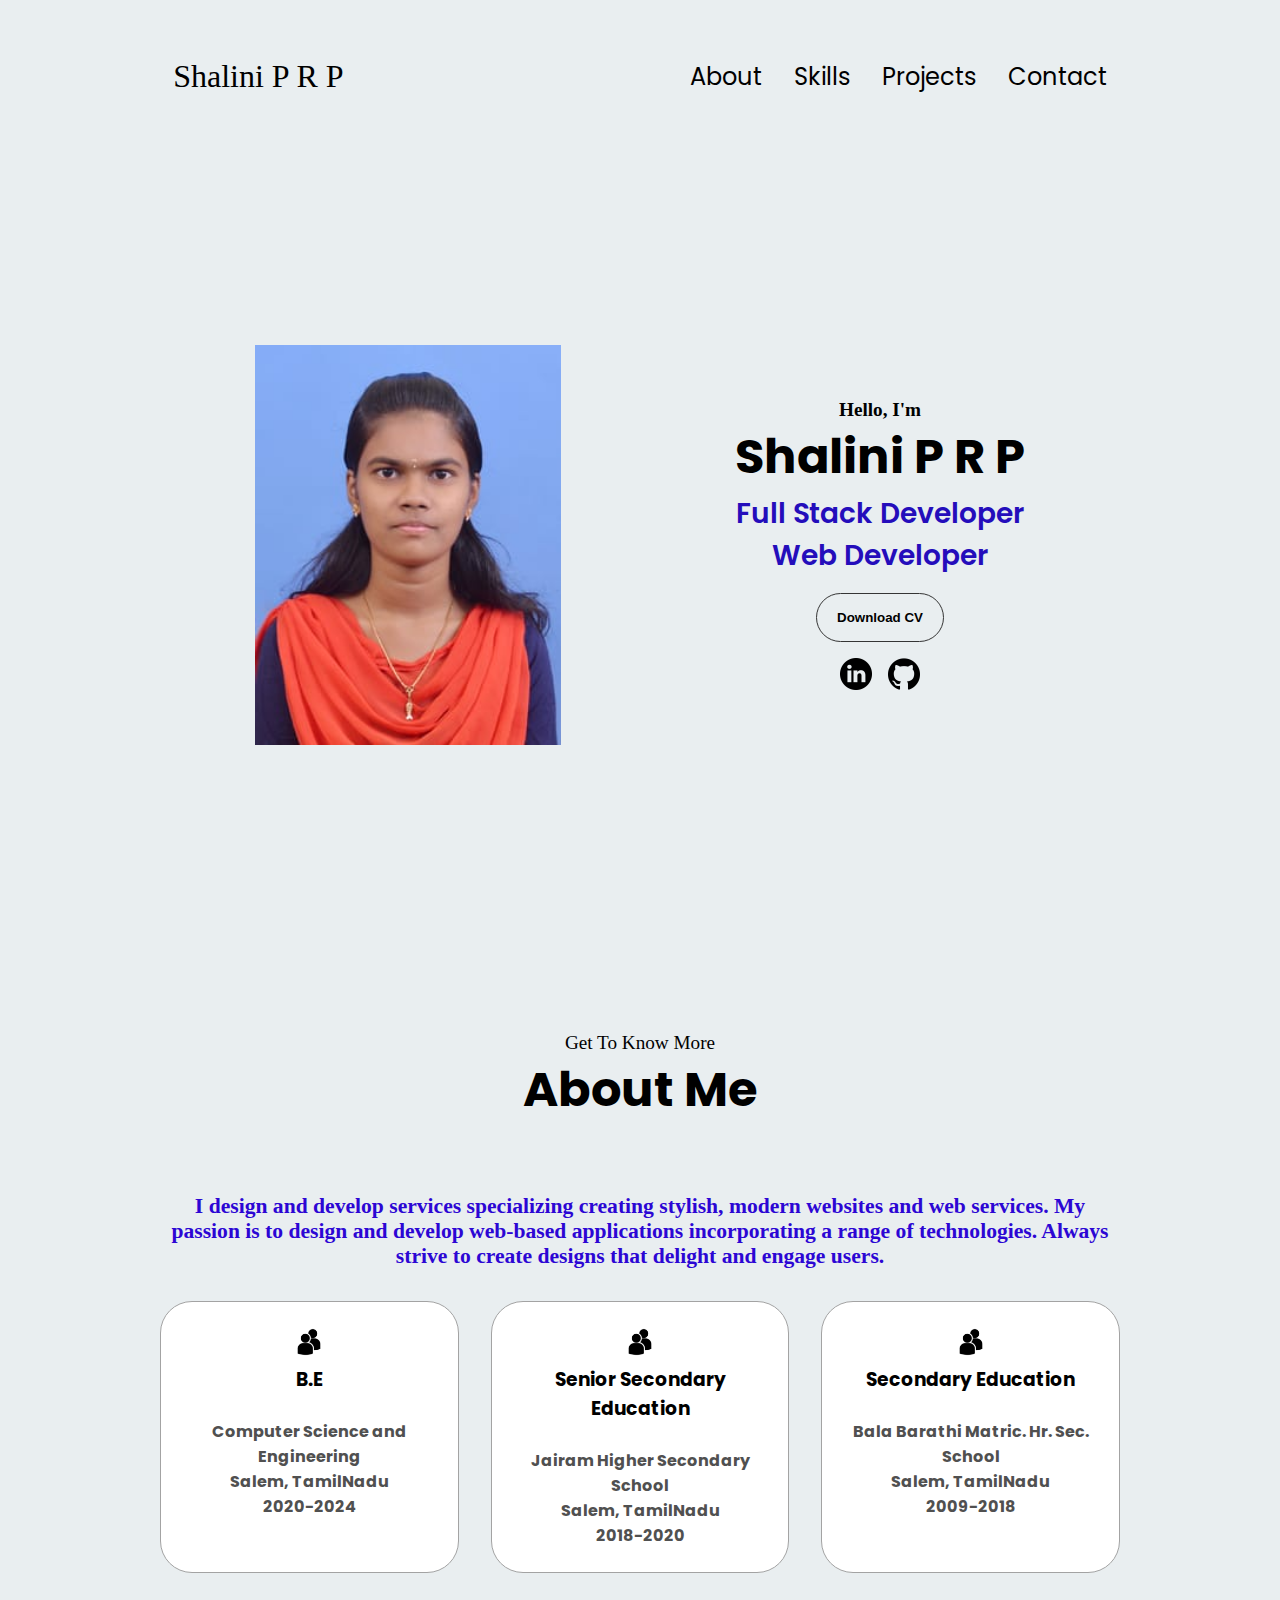
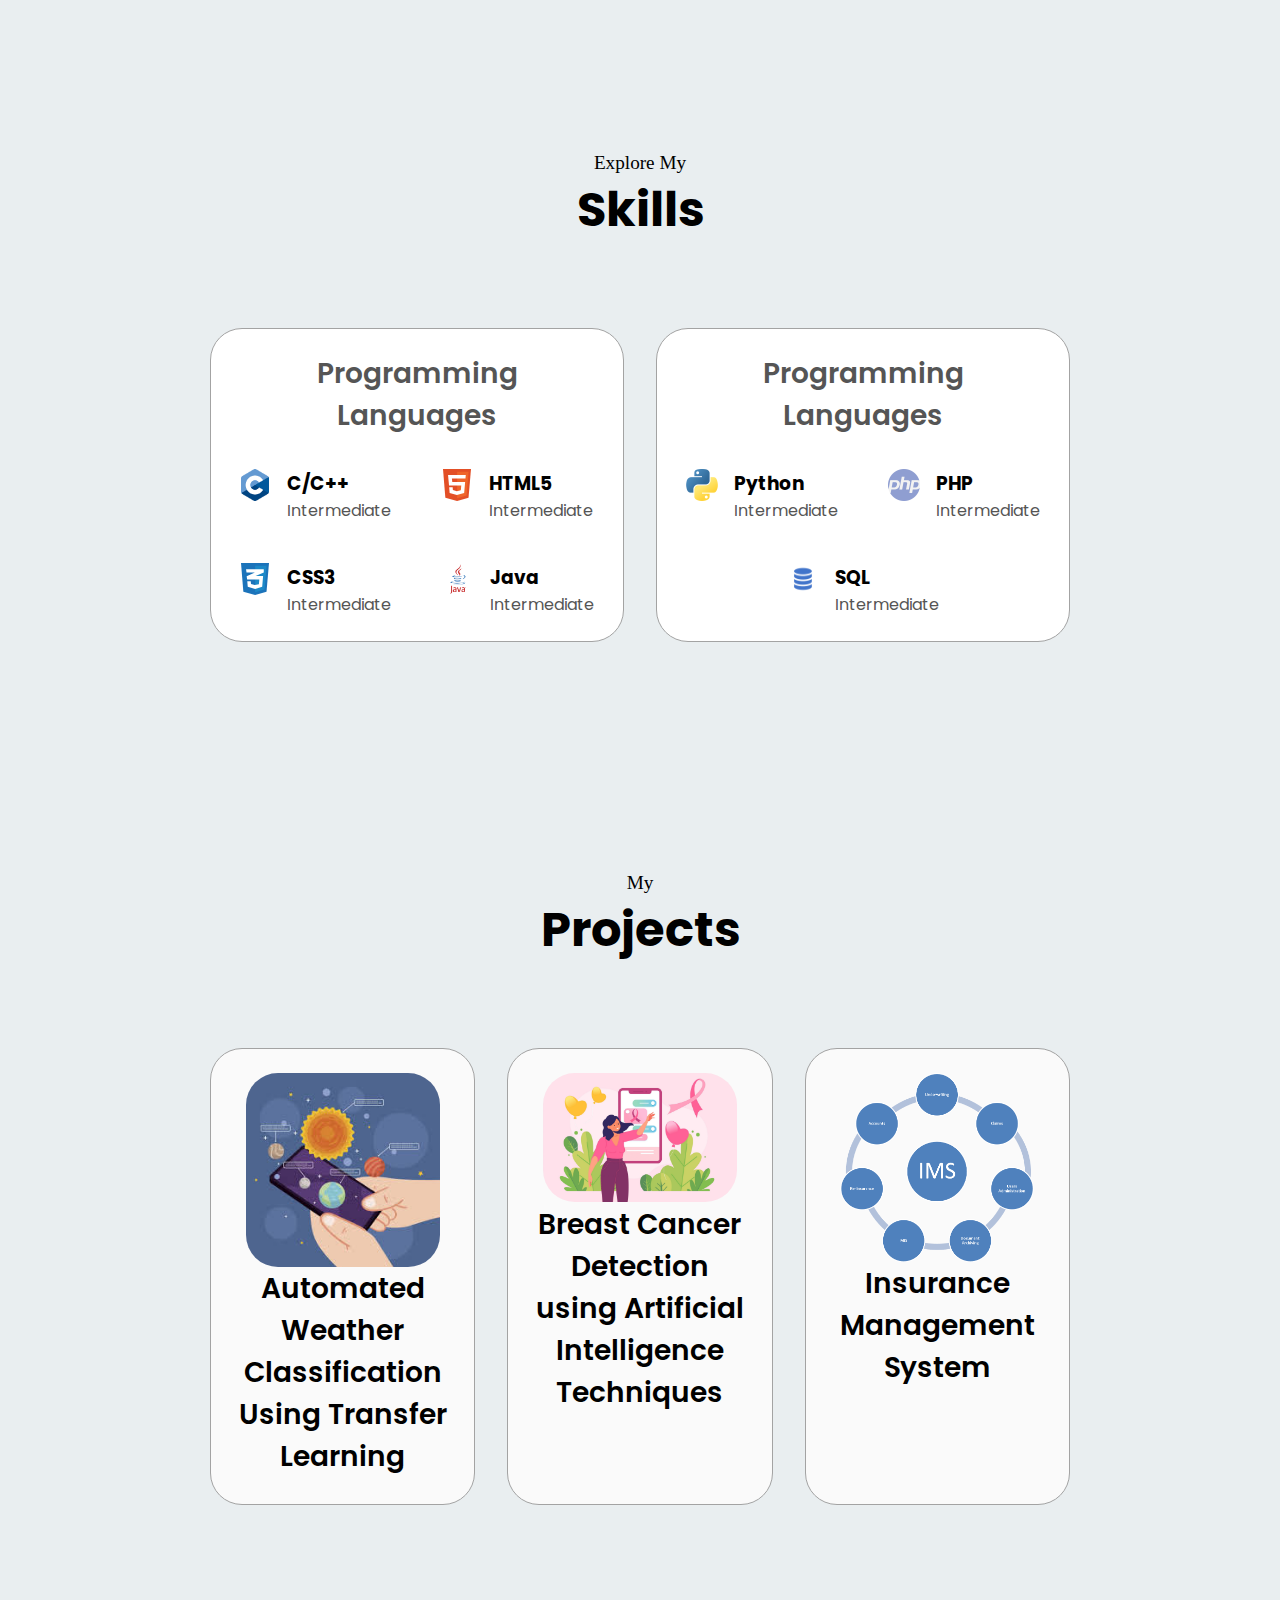
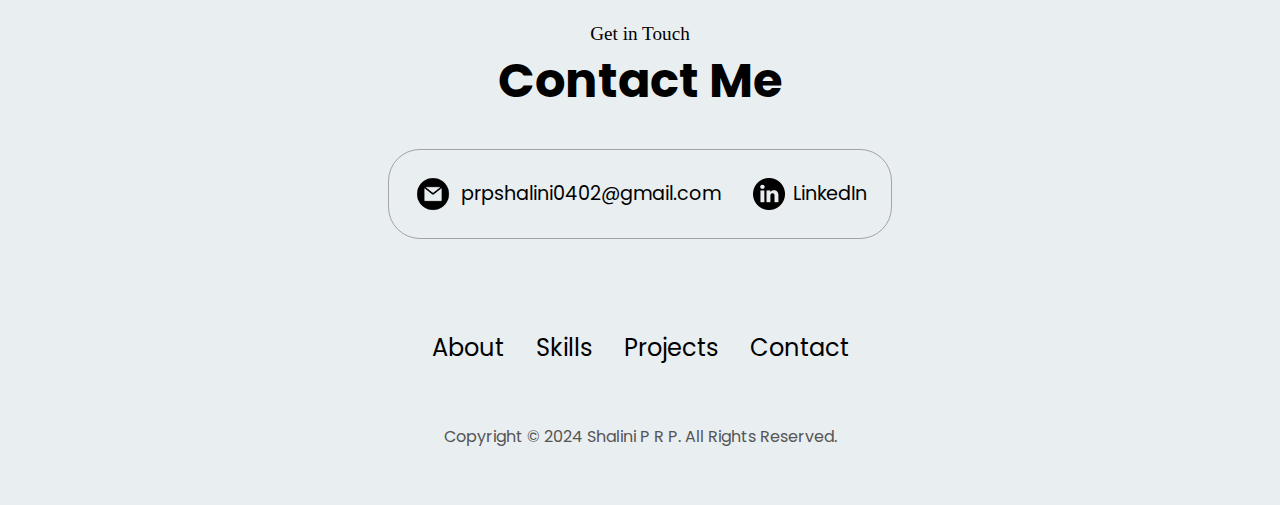
<file: L1-Task-1-Portfolio/index.html>
<!DOCTYPE html>
<html lang="en">
  <head>
    <meta charset="UTF-8" />
    <meta http-equiv="X-UA-Compatible" content="IE=edge" />
    <meta name="viewport" content="width=device-width, initial-scale=1.0" />
    <title>My Portfolio</title>
    <link rel="stylesheet" href="style.css" />
    <link rel="stylesheet" href="mediaqueries.css" />
  </head>
  <body>
    <nav id="desktop-nav">
      <div class="logo">Shalini P R P</div>
      <div>
        <ul class="nav-links">
          <li><a href="#about">About</a></li>
          <li><a href="#experience">Skills</a></li>
          <li><a href="#projects">Projects</a></li>
          <li><a href="#contact">Contact</a></li>
        </ul>
      </div>
    </nav>
    <nav id="hamburger-nav">
      <div class="logo">Shalini P R P</div>
      <div class="hamburger-menu">
        <div class="hamburger-icon" onclick="toggleMenu()">
          <span></span>
          <span></span>
          <span></span>
        </div>
        <div class="menu-links">
          <li><a href="#about" onclick="toggleMenu()">About</a></li>
          <li><a href="#experience" onclick="toggleMenu()">Skills</a></li>
          <li><a href="#projects" onclick="toggleMenu()">Projects</a></li>
          <li><a href="#contact" onclick="toggleMenu()">Contact</a></li>
        </div>
      </div>
    </nav>
    <section id="profile">
      <div class="section__pic-container">
        <img src="./assets/profile-pic.jpg" alt="Shalini P R P profile picture" />
      </div>
      <div class="section__text">
        <p class="section__text__p1">Hello, I'm</p>
        <h1 class="title">Shalini P R P</h1>
        <p class="section__text__p2">Full Stack Developer<br>Web Developer</p>
        <div class="btn-container">
          <a href="./assets/resume.pdf" download="resume.pdf">
          <button class="btn btn-color-2">
            Download CV
          </button>
          </a>
          
        </div>
        <div id="socials-container">
          <img
            src="./assets/linkedin.png"
            alt="My LinkedIn profile"
            class="icon"
            onclick="location.href='https://www.linkedin.com/in/shalini-p-r-p-3b470b228'"
          />
          <img
            src="./assets/github.png"
            alt="My Github profile"
            class="icon"
            onclick="location.href='https://github.com/ShaliniPrabhakaran'"
          />
        </div>
      </div>
    </section>
    <section id="about">
      <p class="section__text__p1">Get To Know More</p>
      <h1 class="title">About Me</h1>
      <div class="section-container">
        <div class="about-details-container">
          <div class="text-container">
            <p style="color: rgb(44, 6, 212); font-family: 'Times New Roman', Times, serif; font-size: 1.35rem; text-align: center;"><b>
              I design and develop services specializing creating stylish, 
              modern websites and web services. My passion is to design and develop web-based
              applications incorporating a range of technologies. Always strive 
              to create designs that delight and engage users.</b></p>
          </div>
          <div class="about-containers">
            <div class="details-container">
              <img
                src="./assets/education.png"
                alt="Experience icon"
                class="icon"
              />
              <h3>B.E</h3>
              <p style="color: rgb(80, 80, 80);"><b><br>Computer Science and Engineering <br />Salem, TamilNadu<br>2020-2024</b></p>
            </div>
            <div class="details-container">
              <img
                src="./assets/education.png"
                alt="Education icon"
                class="icon"
              />
              <h3>Senior Secondary Education</h3>
              <p style="color: rgb(80, 80, 80);"><b><br>Jairam Higher Secondary School<br />Salem, TamilNadu<br>2018-2020</b></p>
            </div>
            <div class="details-container">
              <img
                src="./assets/education.png"
                alt="Education icon"
                class="icon"
              />
              <h3>Secondary Education</h3>
              <p style="color: rgb(80, 80, 80);"><b><br>Bala Barathi Matric. Hr. Sec. School<br />Salem, TamilNadu<br>2009-2018</b></p>
            </div>
          </div>
        </div>
      </div>
    </section>
    <section id="experience">
      <p class="section__text__p1">Explore My</p>
      <h1 class="title">Skills</h1>
      <div class="experience-details-container">
        <div class="about-containers">
          <div class="details-container">
            <h2 class="experience-sub-title">Programming Languages</h2>
            <div class="article-container">
              <article>
                <img
                  src="./assets/c-logo.png"
                  alt="Experience icon"
                  class="icon"
                />
                <div>
                  <h3>C/C++</h3>
                  <p>Intermediate</p>
                </div>
              </article>
              <article>
                <img
                  src="./assets/html-1.svg"
                  alt="Experience icon"
                  class="icon"
                />
                <div>
                  <h3>HTML5</h3>
                  <p>Intermediate</p>
                </div>
              </article>
              <article>
                <img
                  src="./assets/css-3.svg"
                  alt="Experience icon"
                  class="icon"
                />
                <div>
                  <h3>CSS3</h3>
                  <p>Intermediate</p>
                </div>
              </article>
              <article>
                <img
                  src="./assets/java.png"
                  alt="Experience icon"
                  class="icon"
                />
                <div>
                  <h3>Java</h3>
                  <p>Intermediate</p>
                </div>
              </article>
            </div>
          </div>
          <div class="details-container">
            <h2 class="experience-sub-title">Programming Languages</h2>
            <div class="article-container">
              <article>
                <img
                  src="./assets/python.png"
                  alt="Experience icon"
                  class="icon"
                />
                <div>
                  <h3>Python</h3>
                  <p>Intermediate</p>
                </div>
              </article>
              <article>
                <img
                  src="./assets/php.png"
                  alt="Experience icon"
                  class="icon"
                />
                <div>
                  <h3>PHP</h3>
                  <p>Intermediate</p>
                </div>
              </article>
              <article>
                <img
                  src="./assets/sql.png"
                  alt="Experience icon"
                  class="icon"
                />
                <div>
                  <h3>SQL</h3>
                  <p>Intermediate</p>
                </div>
              </article>
            </div>
          </div>
        </div>
      </div>
    </section>
    <section id="projects">
      <p class="section__text__p1">My</p>
      <h1 class="title">Projects</h1>
      <div class="experience-details-container">
        <div class="about-containers">
          <div class="details-container color-container">
            <div class="article-container">
              <img
                src="./assets/weather.jpg"
                alt="Project 1"
                class="project-img"
              />
            </div>
            <h2 class="experience-sub-title project-title">Automated Weather Classification Using Transfer Learning</h2>
            <div class="btn-container">
            </div>
          </div>
          <div class="details-container color-container">
            <div class="article-container">
              <img
                src="./assets/breast-cancer-detection.jpg"
                alt="Project 2"
                class="project-img"
              />
            </div>
            <h2 class="experience-sub-title project-title">Breast Cancer Detection using Artificial Intelligence Techniques</h2>
            <div class="btn-container">
            </div>
          </div>
          <div class="details-container color-container">
            <div class="article-container">
              <img
                src="./assets/IMS.png"
                alt="Project 3"
                class="project-img"
              />
            </div>
            <h2 class="experience-sub-title project-title">Insurance Management System</h2>
            <div class="btn-container">
            </div>
          </div>
        </div>
      </div>
    </section>
    <section id="contact">
      <p class="section__text__p1">Get in Touch</p>
      <h1 class="title">Contact Me</h1>
      <div class="contact-info-upper-container">
        <div class="contact-info-container">
          <img
            src="./assets/email.png"
            alt="Email icon"
            class="icon contact-icon email-icon"
          />
          <p><a href="mailto:prpshalini0402@gmail.com">prpshalini0402@gmail.com</a></p>
        </div>
        <div class="contact-info-container">
          <img
            src="./assets/linkedin.png"
            alt="LinkedIn icon"
            class="icon contact-icon"
          />
          <p><a href="https://www.linkedin.com/in/shalini-p-r-p-3b470b228">LinkedIn</a></p>
        </div>
      </div>
    </section>
    <footer>
      <nav>
        <div class="nav-links-container">
          <ul class="nav-links">
            <li><a href="#about">About</a></li>
            <li><a href="#experience">Skills</a></li>
            <li><a href="#projects">Projects</a></li>
            <li><a href="#contact">Contact</a></li>
          </ul>
        </div>
      </nav>
      <p>Copyright &#169; 2024 Shalini P R P. All Rights Reserved.</p>
    </footer>
    <script src="script.js"></script>
  </body>
</html>
</file>
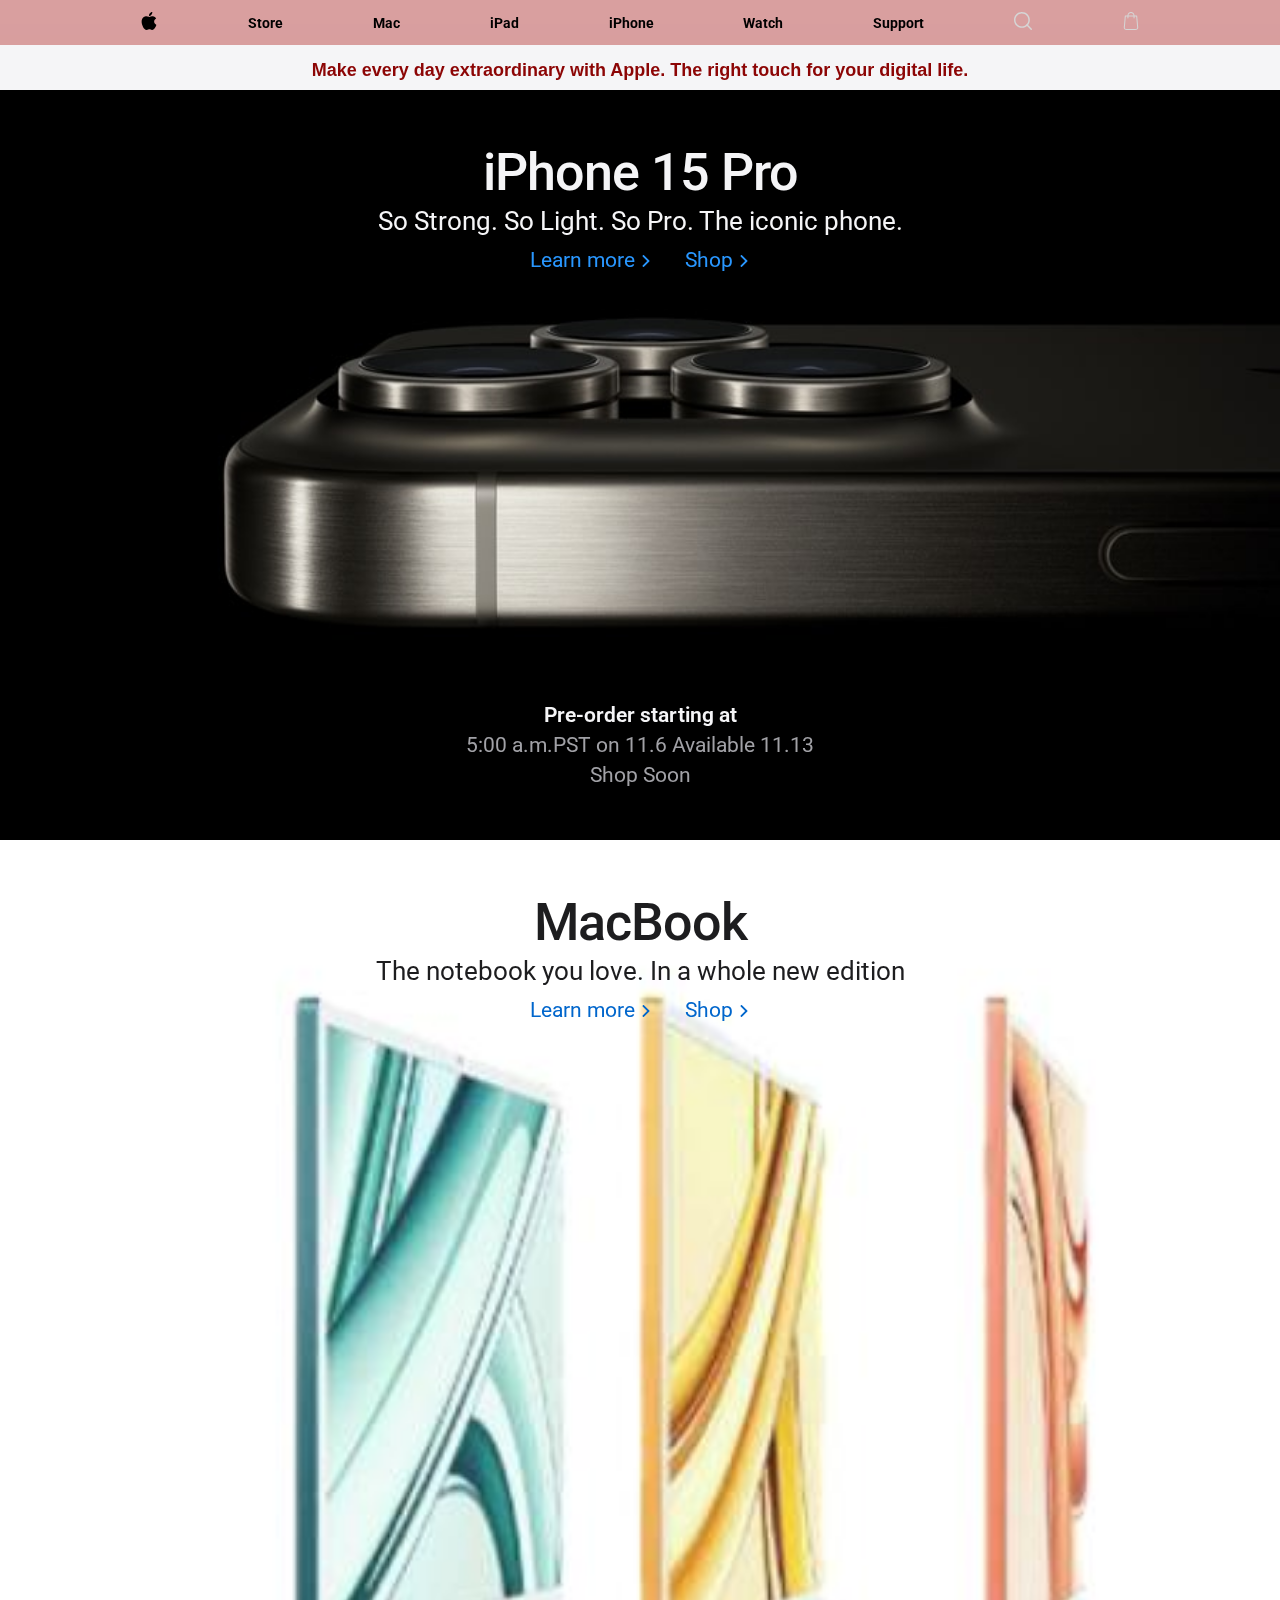
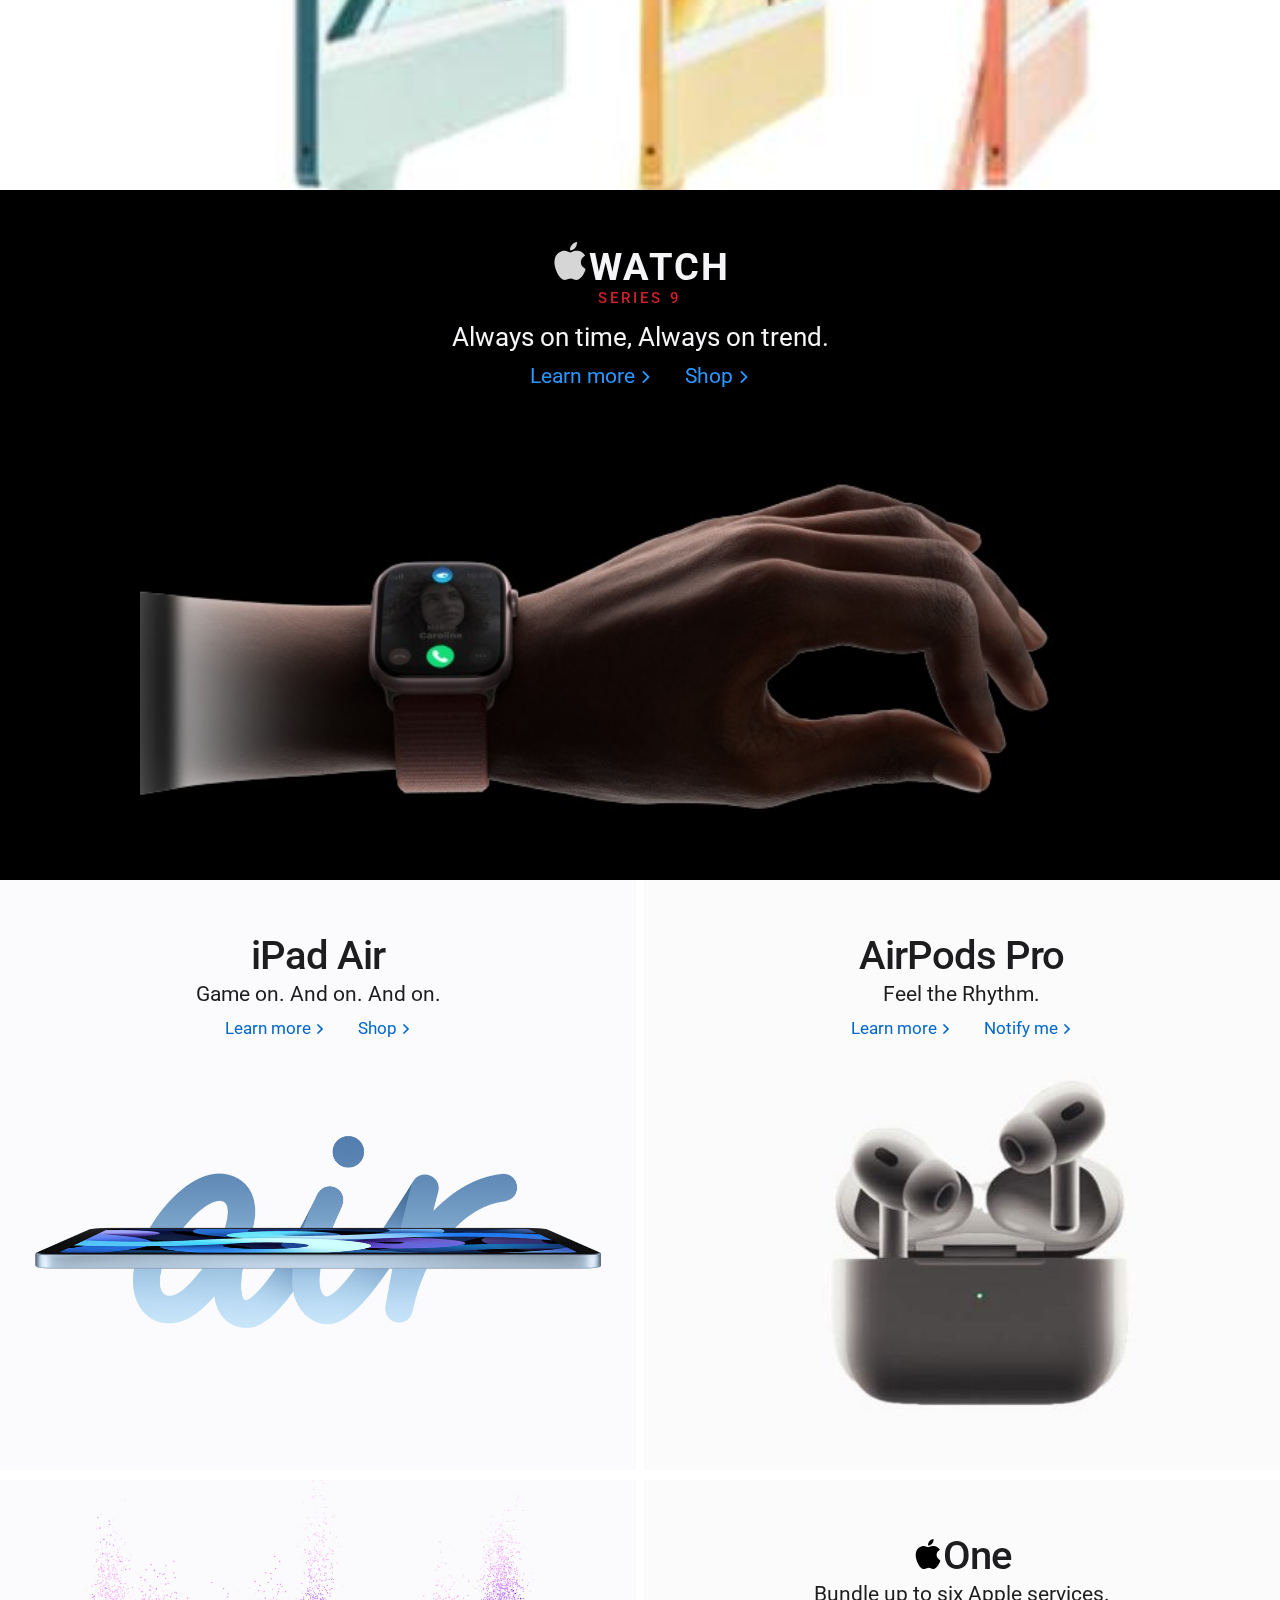
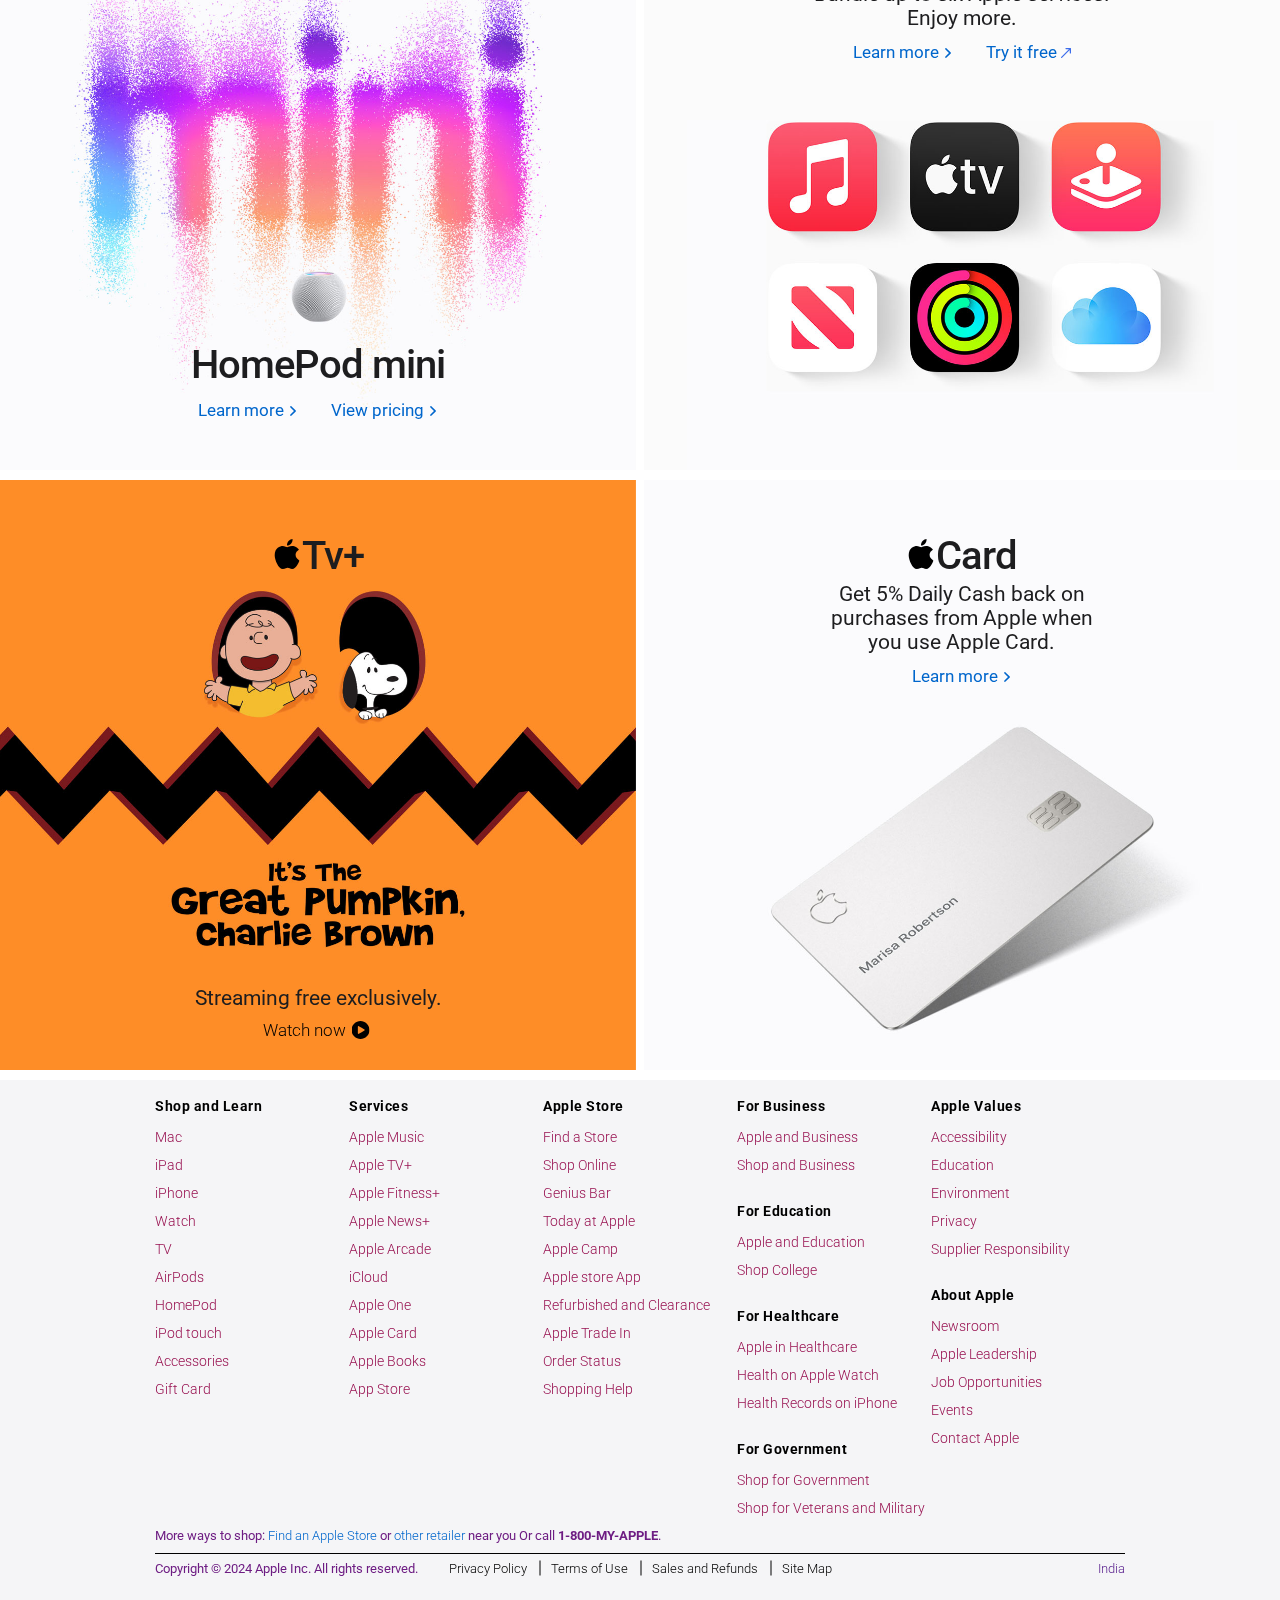
<file: L1-Task-2-Landing page/index.html>
<!DOCTYPE html>
<html lang="en">
  <head>
    <meta charset="UTF-8" />
    <meta name="viewport" content="width=device-width, initial-scale=1.0" />
    <link
      href="https://fonts.googleapis.com/css2?family=Roboto:wght@300;400;500;700&display=swap"
      rel="stylesheet"
    />
    <link rel="stylesheet" href="style.css" />
    <title>Apple Clone-Landing Page</title>
  </head>
  <body>
    <!-- Header -->
    <header>
      <ul>
        <li><img src="./svg/apple _black.svg" alt="apple" /></li>
        <li><b>Store</b></li>
        <li><b>Mac</b></li>
        <li><b>iPad</b></li>
        <li><b>iPhone</b></li>
        <li><b>Watch</b></li>
        <li><b>Support</b></li>
        <li><b><img src="./svg/search.svg" alt="search" /></b></li>
        <li><b><img src="./svg/shopping-bag.svg" alt="shopping bag" /></b></li>
      </ul>
    </header>

    <!-- information -->
    <div class="information">
    </div>
    <div class="information information-2">
      <p><b>Make every day extraordinary with Apple.
        The right touch for your digital life.</b></p>
    </div>

    <!-- SECTIONS -->
    <section class="section1">
      <div
        class="background"
        style="background-image: url(./img/iPhone\ 15\ pro.jpg)"
      ></div>

      <div class="top__title">
        <h1>iPhone 15 Pro</h1>
        <h3>So Strong. So Light. So Pro. The iconic phone.</h3>
        <div class="top__title--links">
          <a href=""
            >Learn more <img src="./svg/right-arrow-blue.svg" alt=""
          /></a>
          <a href="">Shop <img src="./svg/right-arrow-blue.svg" alt="" /></a>
        </div>
      </div>

      <div class="bottom__title">
        <h2>Pre-order starting at</h2>
        <h2>5:00 a.m.PST on 11.6 Available 11.13</h2>
        <h2>Shop Soon</h2>
      </div>
    </section>

    <section class="section2">
      <div
        class="background"
        style="background-image: url(./img/MacBook.jpg)"
      ></div>

      <div class="top__title">
        <h1 class="black">MacBook</h1>
        <h3 class="black">The notebook you love. In a whole new edition</h3>
        <div class="top__title--links">
          <a href="" class="dark-blue"
            >Learn more <img src="./svg/right-arrow-darkBlue.svg" alt=""
          /></a>
          <a href="" class="dark-blue"
            >Shop <img src="./svg/right-arrow-darkBlue.svg" alt=""
          /></a>
        </div>
      </div>
    </section>

    <section class="section3">
      <div
        class="background"
        style="background-image: url(./img/iwatch.jpg)"
      ></div>

      <div class="top__title">
        <h1><img src="./svg/apple.svg" alt="apple" />WATCH</h1>
        <h4>SERIES 9</h4>
        <h3>Always on time, Always on trend.</h3>
        <div class="top__title--links">
          <a href=""
            >Learn more <img src="./svg/right-arrow-blue.svg" alt=""
          /></a>
          <a href="">Shop <img src="./svg/right-arrow-blue.svg" alt="" /></a>
        </div>
      </div>
    </section>

    <section class="section4">
      <div class="row">
        <div class="section4__item">
          <div
            class="background"
            style="background-image: url(./img/s-4.1.jpg)"
          ></div>
          <div class="top__title">
            <h1 class="black">iPad Air</h1>
            <h3 class="black">Game on. And on. And on.</h3>
            <div class="top__title--links">
              <a href="" class="dark-blue"
                >Learn more <img src="./svg/right-arrow-darkBlue.svg" alt=""
              /></a>
              <a href="" class="dark-blue"
                >Shop <img src="./svg/right-arrow-darkBlue.svg" alt=""
              /></a>
            </div>
          </div>
        </div>

        <div class="section4__item">
          <div
            class="background"
            style="background-image: url(./img/Airpods.jpg)"
          ></div>
          <div class="top__title">
            <h1 class="black">AirPods Pro</h1>
            <h3 class="black">
                Feel the Rhythm.
            </h3>
            <div class="top__title--links">
              <a href="" class="dark-blue"
                >Learn more <img src="./svg/right-arrow-darkBlue.svg" alt=""
              /></a>
              <a href="" class="dark-blue"
                >Notify me <img src="./svg/right-arrow-darkBlue.svg" alt=""
              /></a>
            </div>
          </div>
        </div>
      </div>

      <div class="row">
        <div class="section4__item">
          <div
            class="background"
            style="background-image: url(./img/s-4.2.jpg)"
          ></div>
          <div class="top__title">
            <div class="homePod">
              <h1 class="black">HomePod mini</h1>
              <div class="top__title--links">
                <a href="" class="dark-blue"
                  >Learn more <img src="./svg/right-arrow-darkBlue.svg" alt=""
                /></a>
                <a href="" class="dark-blue"
                  >View pricing
                  <img src="./svg/right-arrow-darkBlue.svg" alt=""
                /></a>
              </div>
            </div>
          </div>
        </div>

        <div class="section4__item">
          <div
            class="background one"
            style="background-image: url(./img/s-4.3.jpg)"
          ></div>
          <div class="top__title">
            <h1 class="black">
              <img src="./svg/apple _black.svg" alt="apple" />One
            </h1>
            <h3 class="black">
              Bundle up to six Apple services. Enjoy more.
            </h3>
            <div class="top__title--links">
              <a href="" class="dark-blue"
                >Learn more <img src="./svg/right-arrow-darkBlue.svg" alt=""
              /></a>
              <a href="" class="dark-blue"
                >Try it free <img src="./svg/diagonal-arrow.svg" alt=""
              /></a>
            </div>
          </div>
        </div>
      </div>

      <div class="row">
        <div class="section4__item">
          <div
            class="background"
            style="background-image: url(./img/s-4.6.jpg)"
          ></div>

          <div class="top__title">
            <h1 class="black">
              <img src="./svg/apple _black.svg" alt="apple"/>Tv+
            </h1>
            <div class="subTitle">
              <h3 class="black">
                Streaming free exclusively.
              </h3>
              <a href="">Watch now <img src="./svg/play.svg" alt="" /></a>
            </div>
          </div>
        </div>

        <div class="section4__item">
          <div
            class="background"
            style="background-image: url(./img/s-4.5.jpg)"
          ></div>
          <div class="top__title">
            <h1 class="black">
              <img src="./svg/apple _black.svg" alt="apple" />Card
            </h1>
            <h3 class="black">
              Get 5% Daily Cash back on purchases from Apple when you use Apple
              Card.
            </h3>
            <div class="top__title--links">
              <a href="" class="dark-blue"
                >Learn more <img src="./svg/right-arrow-darkBlue.svg" alt=""
              /></a>
            </div>
          </div>
        </div>
      </div>
    </section>

    <!-- FOOTER -->
    <footer class="footer">
      <div class="footer__wrapper">
        <div class="footer__links">
          <div class="footer__links--column">
            <div class="footer__links--column-title"><b>Shop and Learn</b></div>
            <a href="">Mac</a>
            <a href="">iPad</a>
            <a href="">iPhone</a>
            <a href="">Watch</a>
            <a href="">TV</a>
            <a href="">AirPods</a>
            <a href="">HomePod</a>
            <a href="">iPod touch</a>
            <a href="">Accessories</a>
            <a href="">Gift Card</a>
          </div>

          <div class="footer__links--column">
            <div class="footer__links--column-title"><b>Services</b></div>
            <a href="">Apple Music</a>
            <a href="">Apple TV+</a>
            <a href="">Apple Fitness+</a>
            <a href="">Apple News+</a>
            <a href="">Apple Arcade</a>
            <a href="">iCloud</a>
            <a href="">Apple One</a>
            <a href="">Apple Card</a>
            <a href="">Apple Books</a>
            <a href="">App Store</a>
          </div>

          <div class="footer__links--column">
            <div class="footer__links--column-title"><b>Apple Store</b></div>
            <a href="">Find a Store</a>
            <a href="">Shop Online</a>
            <a href="">Genius Bar</a>
            <a href="">Today at Apple</a>
            <a href="">Apple Camp</a>
            <a href="">Apple store App</a>
            <a href="">Refurbished and Clearance</a>
            <a href="">Apple Trade In</a>
            <a href="">Order Status</a>
            <a href="">Shopping Help</a>
          </div>

          <div class="footer__links--column">
            <div class="footer__links--column-title"><b>For Business</b></div>
            <a href="">Apple and Business</a>
            <a href="">Shop and Business</a>
            <div class="footer__links--column-title"><b>For Education</b></div>
            <a href="">Apple and Education</a>
            <a href="">Shop College</a>
            <div class="footer__links--column-title"><b>For Healthcare</b></div>
            <a href="">Apple in Healthcare</a>
            <a href="">Health on Apple Watch</a>
            <a href="">Health Records on iPhone</a>
            <div class="footer__links--column-title"><b>For Government</b></div>
            <a href="">Shop for Government</a>
            <a href="">Shop for Veterans and Military</a>
          </div>

          <div class="footer__links--column">
            <div class="footer__links--column-title"><b>Apple Values</b></div>
            <a href="">Accessibility</a>
            <a href="">Education</a>
            <a href="">Environment</a>
            <a href="">Privacy</a>
            <a href="">Supplier Responsibility</a>
            <div class="footer__links--column-title"><b>About Apple</b></div>
            <a href="">Newsroom</a>
            <a href="">Apple Leadership</a>
            <a href="">Job Opportunities</a>
            <a href="">Events</a>
            <a href="">Contact Apple</a>
          </div>
        </div>

        <div class="footer__more">
          More ways to shop: <a href="">Find an Apple Store</a> or
          <a href="">other retailer</a> near you Or call <b>1-800-MY-APPLE</b>.
        </div>

        <div class="footer__copyright">
          <p>Copyright © 2024 Apple Inc. All rights reserved.</p>
          <a href="">India</a>

          <div class="links">
            <a href="">Privacy Policy</a>
            <a href="">Terms of Use</a>
            <a href="">Sales and Refunds</a>
            <a href="">Site Map</a>
          </div>
        </div>
      </div>
    </footer>
  </body>
</html>
</file>
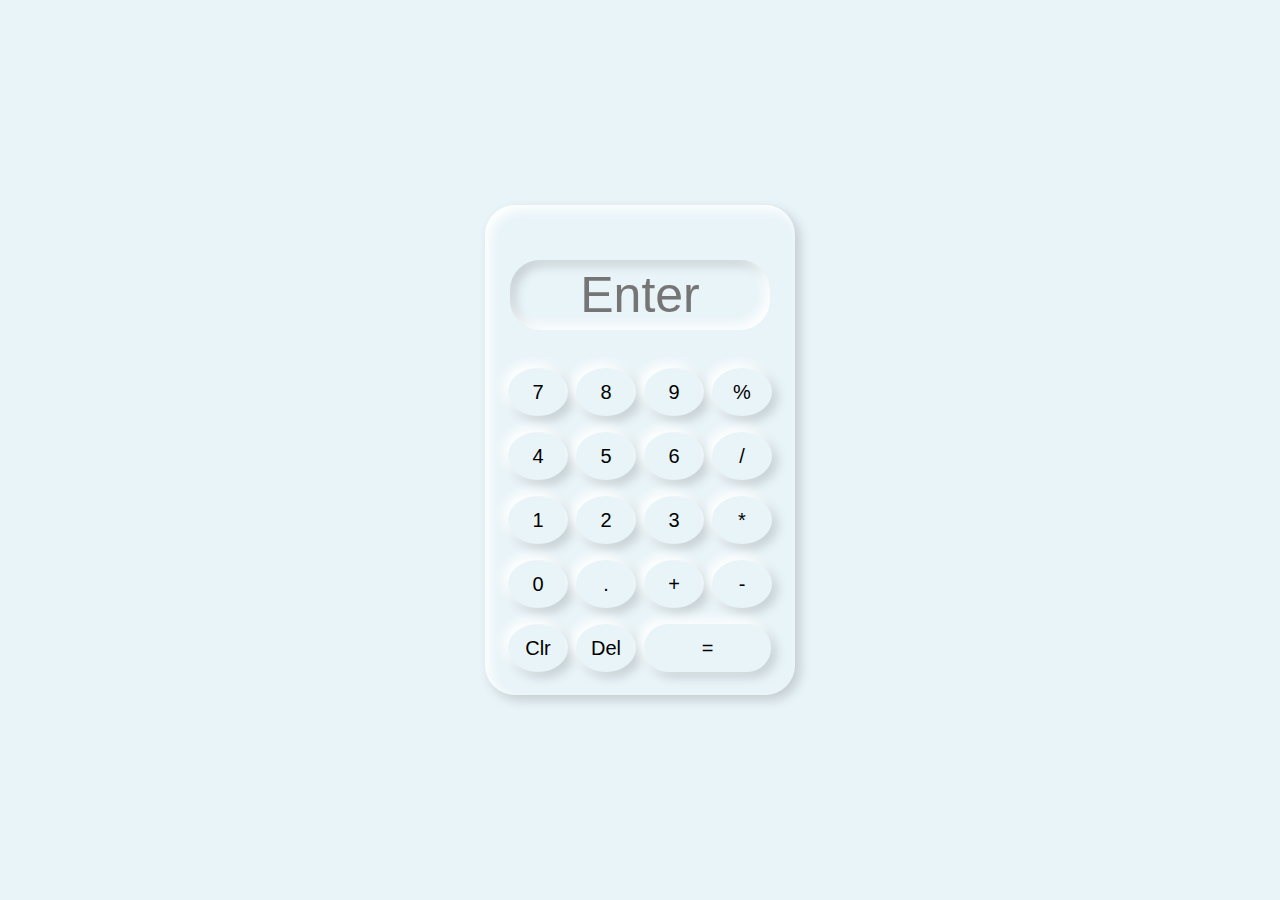
<file: L1-Task-3-Calculator/index.html>
<!DOCTYPE html>
<html lang="en">
<head>
    <meta charset="UTF-8">
    <meta name="viewport" content="width=device-width, initial-scale=1.0">
    <title>Calculator</title>
    <link rel="stylesheet" href="style.css">
</head>
<body>
    <div class="container">
        <div class="calculator">
            <input type="text" placeholder="Enter" id="outputscreen">
            <button onclick="display('1')">7</button>
            <button onclick="display('2')">8</button>
            <button onclick="display('3')">9</button>
            <button onclick="display('4')">%</button>
            <button onclick="display('5')">4</button>
            <button onclick="display('6')">5</button>
            <button onclick="display('7')">6</button>
            <button onclick="display('8')">/</button>
            <button onclick="display('9')">1</button>
            <button onclick="display('0')">2</button>
            <button onclick="display('.')">3</button>
            <button onclick="display('%')">*</button>
            <button onclick="display('/')">0</button>
            <button onclick="display('*')">.</button>
            <button onclick="display('+')">+</button>
            <button onclick="display('-')">-</button>
            <button onclick="Clear()">Clr</button>
            <button onclick="del()">Del</button>
            <button onclick="Calculate()" class="equal">=</button>  
        </div>
    </div>
    <script>
        let outputscreen = document.getElementById("outputscreen");
        function display(num){
            outputscreen.value+=num;  
        }
        function Calculate(){
            try{
                outputscreen.value = eval(outputscreen.value);
            }
            catch(err){
                alert("Invalid")
            }
        }
        function Clear(){
            outputscreen.value = "";
        }
        function del(){
            outputscreen.value = outputscreen.value.slice(0.-1);
        }
    </script>
</body>
</html>
</file>
<file: L1-Task-1-Portfolio/style.css>
/* GENERAL */

@import url("https://fonts.googleapis.com/css2?family=Poppins:wght@300;400;500;600&display=swap");

* {
  margin: 0;
  padding: 0;
}

body {
  font-family: "Poppins", sans-serif;
  background-color: rgb(233, 238, 240);
}

html {
  scroll-behavior: smooth;
}

p {
  color: rgb(85, 85, 85);
}

/* TRANSITION */

a,
.btn {
  transition: all 300ms ease;
}

/* DESKTOP NAV */

nav,
.nav-links {
  display: flex;
}

nav {
  justify-content: space-around;
  align-items: center;
  height: 17vh;
}

.nav-links {
  gap: 2rem;
  list-style: none;
  font-size: 1.5rem;
}

a {
  color: black;
  text-decoration: none;
  text-decoration-color: white;
}

a:hover {
  color: rgb(213, 120, 120);
  text-decoration: underline;
  text-underline-offset: 1rem;
  text-decoration-color: rgb(213, 120, 120);
}

.logo {
  font-size: 2rem;
  font-family: 'Times New Roman', Times, serif;
}

.logo:hover {
  cursor: default;
}

/* HAMBURGER MENU */

#hamburger-nav {
  display: none;
}

.hamburger-menu {
  position: relative;
  display: inline-block;
}

.hamburger-icon {
  display: flex;
  flex-direction: column;
  justify-content: space-between;
  height: 24px;
  width: 30px;
  cursor: pointer;
}

.hamburger-icon span {
  width: 100%;
  height: 2px;
  background-color: black;
  transition: all 0.3 ease-in-out;
}

.menu-links {
  position: absolute;
  top: 100%;
  right: 0;
  background-color: white;
  width: fit-content;
  max-height: 0;
  overflow: hidden;
  transition: all 0.3 ease-in-out;
}

.menu-links a {
  display: block;
  padding: 10px;
  text-align: center;
  font-size: 1.5rem;
  color: black;
  text-decoration: none;
  transition: all 0.3 ease-in-out;
}

.menu-links li {
  list-style: none;
}

.menu-links.open {
  max-height: 300px;
}

.hamburger-icon.open span:first-child {
  transform: rotate(45deg) translate(10px, 5px);
}

.hamburger-icon.open span:nth-child(2) {
  opacity: 0;
}

.hamburger-icon.open span:last-child {
  transform: rotate(-45deg) translate(10px, -5px);
}

.hamburger-icon span:first-child {
  transform: none;
}

.hamburger-icon span:first-child {
  opacity: 1;
}

.hamburger-icon span:first-child {
  transform: none;
}

/* SECTIONS */

section {
  padding-top: 4vh;
  height: 80vh;
  margin: 0 10rem;
  box-sizing: border-box;
  min-height: fit-content;
}

.section-container {
  display: flex;
}

/* PROFILE SECTION */

#profile {
  display: flex;
  justify-content: center;
  gap: 5rem;
  height: 80vh;
}

.section__pic-container {
  display: flex;
  height: 400px;
  width: 400px;
  margin: auto 0;
}

.section__text {
  align-self: center;
  text-align: center;
}

.section__text p {
  font-weight: 600;
}

.section__text__p1 {
  text-align: center;
  font-family: 'Times New Roman', Times, serif;
  font-size: larger;
  color: black;
}

.section__text__p2 {
  font-size: 1.75rem;
  margin-bottom: 1rem;
  color: rgb(36, 13, 187);
}

.title {
  font-size: 3rem;
  text-align: center;
}

#socials-container {
  display: flex;
  justify-content: center;
  margin-top: 1rem;
  gap: 1rem;
}

/* ICONS */

.icon {
  cursor: pointer;
  height: 2rem;
}

/* BUTTONS */

.btn-container {
  display: flex;
  justify-content: center;
  gap: 1rem;
}

.btn {
  font-weight: 600;
  transition: all 300ms ease;
  padding: 1rem;
  width: 8rem;
  border-radius: 2rem;
}

.btn-color-1,
.btn-color-2 {
  border: rgb(53, 53, 53) 0.1rem solid;
}

.btn-color-1:hover,
.btn-color-2:hover {
  cursor: pointer;
}

.btn-color-1,
.btn-color-2:hover {
  background: rgb(53, 53, 53);
  color: white;
}

.btn-color-1:hover {
  background: rgb(0, 0, 0);
}

.btn-color-2 {
  background: none;
}

.btn-color-2:hover {
  border: rgb(255, 255, 255) 0.1rem solid;
}

.btn-container {
  gap: 1rem;
}

/* ABOUT SECTION */

#about {
  position: relative;
}

.about-containers {
  gap: 2rem;
  margin-bottom: 2rem;
  margin-top: 2rem;
}

.about-details-container {
  justify-content: center;
  flex-direction: column;
}

.about-containers,
.about-details-container {
  display: flex;
}

.about-pic {
  border-radius: 2rem;
}

.arrow {
  position: absolute;
  right: -5rem;
  bottom: 2.5rem;
}

.details-container {
  padding: 1.5rem;
  flex: 1;
  background: white;
  border-radius: 2rem;
  border: rgb(53, 53, 53) 0.1rem solid;
  border-color: rgb(163, 163, 163);
  text-align: center;
}

.section-container {
  gap: 4rem;
  height: 80%;
}

.section__pic-container {
  height: 400px;
  width: 400px;
  margin: auto 0;
}

/* EXPERIENCE SECTION */

#experience {
  position: relative;
}

.experience-sub-title {
  color: rgb(85, 85, 85);
  font-weight: 600;
  font-size: 1.75rem;
  margin-bottom: 2rem;
}

.experience-details-container {
  display: flex;
  justify-content: center;
  flex-direction: column;
  padding: 50px;
}

.article-container {
  display: flex;
  text-align: initial;
  flex-wrap: wrap;
  flex-direction: row;
  gap: 2.5rem;
  justify-content: space-around;
}

article {
  display: flex;
  width: 10rem;
  justify-content: space-around;
  gap: 0.5rem;
}

article .icon {
  cursor: default;
}

/* PROJECTS SECTION */

#projects {
  position: relative;
}

.color-container {
  border-color: rgb(163, 163, 163);
  background: rgb(250, 250, 250);
}

.project-img {
  border-radius: 2rem;
  width: 90%;
  height: 90%;
}

.project-title {
  margin: .1rem;
  color: black;
}

.project-btn {
  color: black;
  border-color: rgb(163, 163, 163);
}

/* CONTACT */

#contact {
  display: flex;
  justify-content: center;
  flex-direction: column;
  height: 70vh;
}

.contact-info-upper-container {
  display: flex;
  justify-content: center;
  border-radius: 2rem;
  border: rgb(53, 53, 53) 0.1rem solid;
  border-color: rgb(163, 163, 163);
  background: (250, 250, 250);
  margin: 2rem auto;
  padding: 0.5rem;
}

.contact-info-container {
  display: flex;
  align-items: center;
  justify-content: center;
  gap: 0.5rem;
  margin: 1rem;
}

.contact-info-container p {
  font-size: larger;
}

.contact-icon {
  cursor: default;
}

.email-icon {
  height: 2.5rem;
}

/* FOOTER SECTION */

footer {
  height: 26vh;
  margin: 0 1rem;
}

footer p {
  text-align: center;
}
</file>
<file: L1-Task-1-Portfolio/mediaqueries.css>
@media screen and (max-width: 1400px) {
    #profile {
      height: 83vh;
      margin-bottom: 6rem;
    }
    .about-containers {
      flex-wrap: wrap;
    }
    #contact,
    #projects {
      height: fit-content;
    }
  }
  
  @media screen and (max-width: 1200px) {
    #desktop-nav {
      display: none;
    }
    #hamburger-nav {
      display: flex;
    }
    #experience,
    .experience-details-container {
      margin-top: 2rem;
    }
    #profile,
    .section-container {
      display: block;
    }
    .arrow {
      display: none;
    }
    section,
    .section-container {
      height: fit-content;
    }
    section {
      margin: 0 5%;
    }
    .section__pic-container {
      width: 275px;
      height: 275px;
      margin: 0 auto 2rem;
    }
    .about-containers {
      margin-top: 0;
    }
  }
  
  @media screen and (max-width: 600px) {
    #contact,
    footer {
      height: 40vh;
    }
    #profile {
      height: 83vh;
      margin-bottom: 0;
    }
    article {
      font-size: 1rem;
    }
    footer nav {
      height: fit-content;
      margin-bottom: 2rem;
    }
    .about-containers,
    .contact-info-upper-container,
    .btn-container {
      flex-wrap: wrap;
    }
    .contact-info-container {
      margin: 0;
    }
    .contact-info-container p,
    .nav-links li a {
      font-size: 1rem;
    }
    .experience-sub-title {
      font-size: 1.25rem;
    }
    .logo {
      font-size: 1.5rem;
    }
    .nav-links {
      flex-direction: column;
      gap: 0.5rem;
      text-align: center;
    }
    .section__pic-container {
      width: auto;
      height: 46vw;
      justify-content: center;
    }
    .section__text__p2 {
      font-size: 1.25rem;
    }
    .title {
      font-size: 2rem;
    }
    .text-container {
      text-align: justify;
    }
  }
</file>
<file: L1-Task-2-Landing page/style.css>
:root {
    --greyDark: #333333;
    --greyLight: #000000;
    --greyLight2: #a1a1a6;
    --white: #f5f5f7;
    --text: #1d1d1f;
    --blue: #0071e3;
    --a: #2997ff;
  }
  
  * {
    margin: 0;
    padding: 0;
    -webkit-box-sizing: border-box;
            box-sizing: border-box;
  }
  
  body {
    font-family: "Roboto", sans-serif;
    font-size: 14px;
  }
  
  a {
    text-decoration: none;
    font-weight: 300;
  }
  
  a:hover {
    text-decoration: underline;
  }
  
  .black {
    color: var(--text) !important;
    padding-bottom: -2rem;
  }
  
  .dark-blue {
    color: #06c !important;
  }
  
  header {
    width: 100%;
    height: 45px;
    background: rgba(207, 135, 135, 0.8);
    position: fixed;
    top: 0;
    left: 0;
    z-index: 9999;
    -webkit-backdrop-filter: saturate(180%) blur(20px);
            backdrop-filter: saturate(180%) blur(20px);
  }
  
  header ul {
    height: 100%;
    width: 100%;
    max-width: 1000px;
    margin: auto;
    display: -webkit-box;
    display: -ms-flexbox;
    display: flex;
    -webkit-box-align: center;
        -ms-flex-align: center;
            align-items: center;
    -webkit-box-pack: justify;
        -ms-flex-pack: justify;
            justify-content: space-between;
    color: var(--greyLight);
  }
  
  header ul li {
    cursor: pointer;
    list-style: none;
  }
  
  header ul li:hover {
    color:white;
  }
  
  header ul li img {
    width: 18px;
    height: 18px;
  }
  
  .information {
    height: 30px;
    width: 100%;
    background: var(--white);
    text-align: center;
    line-height: 20px;
    margin-top: 30px;
  }
  
  .information p {
    color: rgb(140, 5, 5);
  }
  
  .information-2 {
    color: var(--black);
    margin: 0;
    font-family:Arial, Helvetica, sans-serif;
    font-size: large;
    text-align: center;
  }
  
  .top__title {
    margin-top: 52px;
    color: var(--white);
    text-align: center;
    z-index: 3;
  }
  
  .top__title h1 {
    font-size: 52px;
    font-weight: 500;
    letter-spacing: -1px;
  }
  
  .top__title h3 {
    margin-top: 3px;
    font-size: 26px;
    font-weight: 400;
  }
  
  .top__title h4 {
    font-size: 15px;
    font-weight: 500;
    letter-spacing: 3px;
    margin-bottom: 15px;
    color: #d01f2a;
  }
  
  .top__title--links {
    margin-top: 12px;
  }
  
  .top__title--links a {
    font-size: 21px;
    font-weight: 400;
    color: var(--a);
  }
  
  .top__title--links a:nth-child(2) {
    margin-left: 30px;
  }
  
  .top__title--links a img {
    width: 12px;
  }
  
  .bottom__title {
    position: absolute;
    left: 50%;
    -webkit-transform: translateX(-50%);
            transform: translateX(-50%);
    bottom: 50px;
    text-align: center;
    z-index: 3;
  }
  
  .bottom__title h2 {
    font-size: 21px;
    font-weight: 400;
    line-height: 30px;
    color: var(--greyLight2);
  }
  
  .bottom__title h2:nth-child(1) {
    color: var(--white);
    font-weight: 600;
  }
  
  .bottom__title h2:nth-child(4) {
    margin-top: 20px;
  }
  
  .background {
    position: absolute;
    bottom: 0;
    left: 0;
    width: 100%;
    height: 120%;
    background-size: cover;
    background-position: center;
    z-index: -1;
  }
  
  .section1 {
    height: 750px;
    width: 100%;
    position: relative;
    overflow: hidden;
  }
  
  .section1 .background {
    top: -9%;
  
  }
  
  .section2 {
    height: 950px;
    position: relative;
    width: 100%;
    overflow: hidden;
  }
  
  .section2 .background {
    top: 4%;
    margin-left: auto;
  }
  
  .section3 {
    width: 100%;
    height: 690px;
    overflow: hidden;
    position: relative;
    background: #000;
  }
  
  .section3 h1 {
    font-size: 38px;
    font-weight: 700;
    letter-spacing: 2px;
  }
  
  .section3 h1 img {
    width: 38px;
  }
  
  .section3 .background {
    width: 1000px;
    height: 450px;
    left: 50%;
    -webkit-transform: translateX(-50%);
            transform: translateX(-50%);
    z-index: 1;
  }
  
  .section4 {
    width: 100%;
    display: -webkit-box;
    display: -ms-flexbox;
    display: flex;
    -webkit-box-orient: vertical;
    -webkit-box-direction: normal;
        -ms-flex-direction: column;
            flex-direction: column;
    overflow: hidden;
  }
  
  .section4 .row {
    width: 100%;
    display: -webkit-box;
    display: -ms-flexbox;
    display: flex;
    -webkit-box-align: center;
        -ms-flex-align: center;
            align-items: center;
    -webkit-box-pack: justify;
        -ms-flex-pack: justify;
            justify-content: space-between;
    margin-bottom: 10px;
  }
  
  .section4__item {
    height: 590px;
    -webkit-box-flex: 0.497;
        -ms-flex: 0.497;
            flex: 0.497;
    position: relative;
    overflow: hidden;
    display: -webkit-box;
    display: -ms-flexbox;
    display: flex;
    width: 100%;
    -webkit-box-pack: center;
        -ms-flex-pack: center;
            justify-content: center;
    background: #fbfbfb;
  }
  
  .section4__item h1 {
    font-size: 40px;
  }
  
  .section4__item h1 img {
    width: 30px;
  }
  
  .section4__item h3 {
    max-width: 298px;
    font-size: 21px;
    font-weight: 400;
  }
  
  .section4__item h4 {
    font-size: 12px;
    letter-spacing: normal;
    margin-bottom: 0;
  }
  
  .section4__item a {
    font-size: 17px;
  }
  
  .section4__item a img {
    width: 10px;
  }
  
  .section4__item .background {
    height: 100%;
    left: 50%;
    -webkit-transform: translateX(-50%);
            transform: translateX(-50%);
    z-index: 2;
  }
  
  
  .section4__item .homePod {
    position: absolute;
    left: 50%;
    -webkit-transform: translateX(-50%);
            transform: translateX(-50%);
    bottom: 50px;
  }
  
  .section4__item .one {
    width: 550px;
    height: 350px;
  }
  
  .section4__item .subTitle {
    position: absolute;
    bottom: 30px;
    left: 50%;
    -webkit-transform: translateX(-50%);
            transform: translateX(-50%);
  }
  
  .section4__item .subTitle a {
    height: 20px;
    width: 110px;
    margin: auto;
    margin-top: 10px;
    color: #000;
    display: -webkit-box;
    display: -ms-flexbox;
    display: flex;
    -webkit-box-align: center;
        -ms-flex-align: center;
            align-items: center;
  }
  
  .section4__item .subTitle a img {
    width: 18px;
    margin-left: 5px;
  }
  
  .footer {
    width: 100%;
    height: 550px;
    background: var(--white);
    display: -webkit-box;
    display: -ms-flexbox;
    display: flex;
    -webkit-box-pack: center;
        -ms-flex-pack: center;
            justify-content: center;
  }
  
  .footer__wrapper {
    width: 970px;
  }
  
  .footer ul {
    font-size: 12px;
    list-style: none;
    color: rgb(0, 0, 0);
    border-bottom: 1px solid var(--greyLight);
  }
  
  .footer ul li {
    margin: 15px 0;
    letter-spacing: 0.1px;
  }
  
  .footer__links {
    width: 100%;
    display: -webkit-box;
    display: -ms-flexbox;
    display: flex;
  }
  
  .footer__links--column {
    width: 200px;
    display: -webkit-box;
    display: -ms-flexbox;
    display: flex;
    -webkit-box-orient: vertical;
    -webkit-box-direction: normal;
        -ms-flex-direction: column;
            flex-direction: column;
  }
  
  .footer__links--column-title {
    font-weight: 400;
    font-size: 14px;
    margin-top: 18px;
    margin-bottom: 15px;
    letter-spacing: 0.5px;
  }
  
  .footer__links--column a {
    font-size: 14px;
    color: rgb(152, 18, 81);
    margin-bottom: 12px;
  }
  
  .footer__more {
    font-size: 13px;
    color: rgb(110, 29, 131);
    padding-bottom: 10px;
    border-bottom: 1px solid var(--greyLight);
  }
  
  .footer__more a {
    color: #06c;
  }
  
  .footer__copyright {
    width: 100%;
    height: 20px;
    display: -webkit-box;
    display: -ms-flexbox;
    display: flex;
    -webkit-box-align: center;
        -ms-flex-align: center;
            align-items: center;
    -webkit-box-pack: justify;
        -ms-flex-pack: justify;
            justify-content: space-between;
    font-size: 13px;
    color: rgb(110, 29, 131);
    margin-top: 4px;
    position: relative;
  }
  
  .footer__copyright .links {
    position: absolute;
    top: 50%;
    left: 50%;
    -webkit-transform: translate(-50%, -50%);
            transform: translate(-50%, -50%);
  }
  
  .footer__copyright .links a {
    padding: 0 10px;
    color: black;
    border-left: 1px solid var(--greyLight);
  }
  
  .footer__copyright .links a:nth-child(1) {
    border: none;
  }
</file>
<file: L1-Task-3-Calculator/style.css>
*{
    margin: 0;
    padding: 0;
    box-sizing: border-box;
    background-color: rgb(233, 244, 248);
    font-family: sans-serif;
    outline: none;
}

.container{
    height:100vh;
    display: flex;
    justify-content: center;
    align-items: center;
}
.calculator{
    padding: 15px;
    border-radius: 30px;
    box-shadow: inset 5px 5px 12px white, 5px 5px 12px rgba(0,0,0,.16);
    display: grid;
    grid-template-columns: repeat(3,68px);
}

input{
    grid-column: span 4;
    height: 70px;
    width: 260px;
    box-shadow: inset -5px -5px 12px white, inset 5px 5px 12px rgba(0,0,0,.16);
    border: none;
    border-radius: 30px;
    color: rgb(70,70,70);
    font-size: 50px;
    text-align: center;
    margin: auto;
    margin-top: 40px;
    margin-bottom: 30px;
    padding: 20px;
}

button{
    height: 48px;
    width: 60px;
    box-shadow: -5px -5px 12px white,5px 5px 12px rgba(0,0,0,.16);
    border: none;
    border-radius: 50%;
    margin: 8px;
    font-size: 20px;
}

.equal{
width: 127px;
border-radius: 40px;
box-shadow: -5px -5px 12px white,5px 5px 12px rgba(0,0,0,.16);
}
</file>
